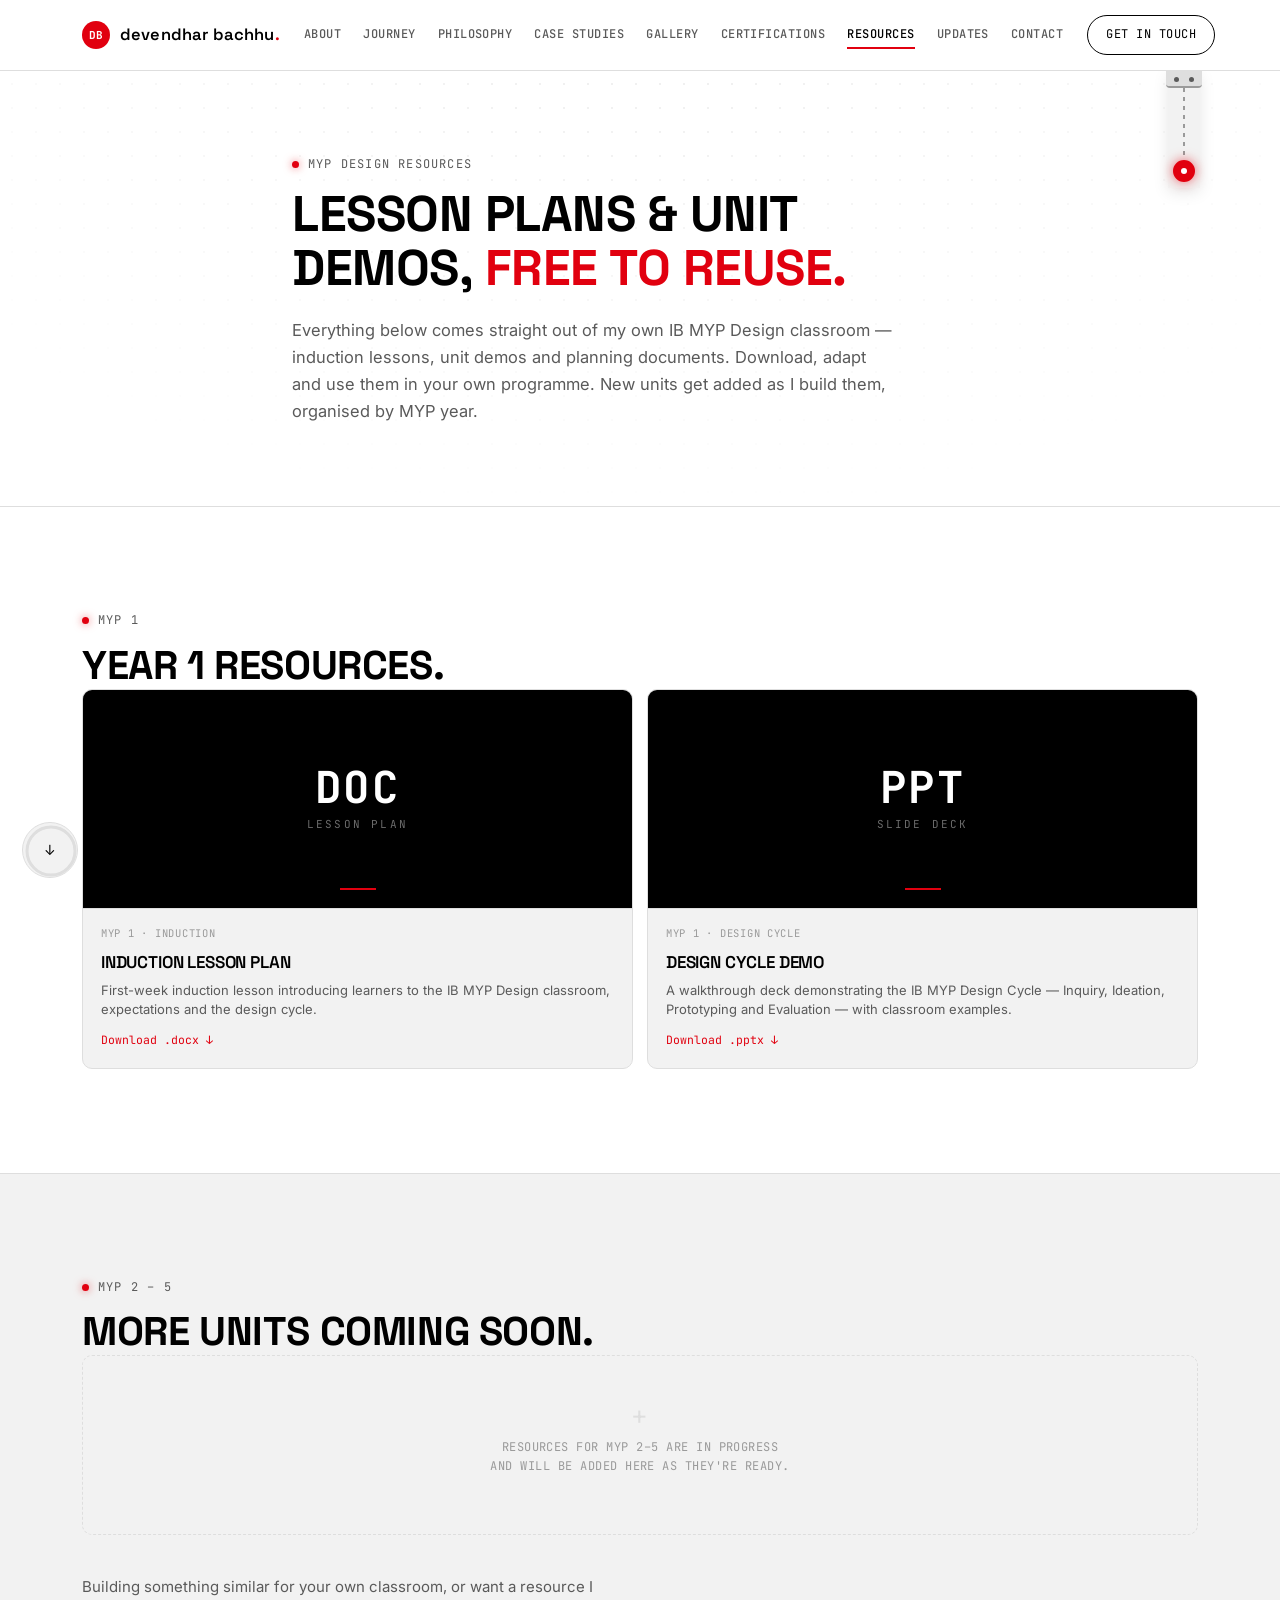
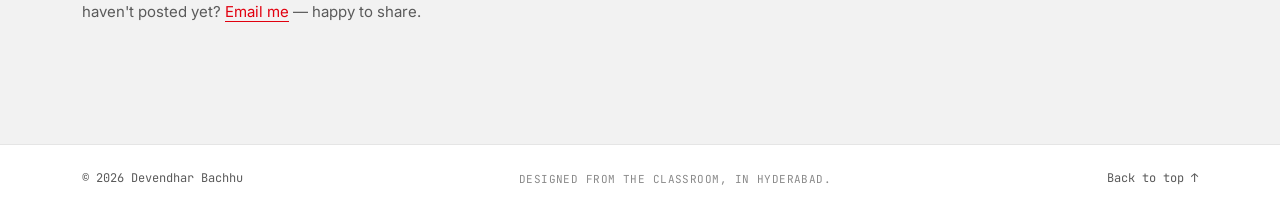
<file: resources.html>
<!DOCTYPE html>
<html lang="en">
<head>
<meta charset="UTF-8">
<meta name="viewport" content="width=device-width, initial-scale=1.0">
<title>MYP Design Resources — Devendhar Bachhu</title>
<meta name="description" content="Free IB MYP Design lesson plans, unit demos and classroom resources shared by Devendhar Bachhu — IB MYP Design Facilitator & Makerspace Educator.">

<link rel="preconnect" href="https://fonts.googleapis.com">
<link rel="preconnect" href="https://fonts.gstatic.com" crossorigin>
<link href="https://fonts.googleapis.com/css2?family=Space+Grotesk:wght@500;600;700&family=Inter:wght@400;500;600&family=JetBrains+Mono:wght@400;500;700&display=swap" rel="stylesheet">

<link rel="stylesheet" href="css/style.css">
<link rel="stylesheet" href="css/responsive.css">
</head>
<body>

<div class="paper-grid" aria-hidden="true"></div>

<!-- NAV -->
<header class="site-header" id="top">
  <div class="header-inner">
    <a href="index.html#top" class="brand">
      <span class="brand-mark">DB</span>
      <span class="brand-name">devendhar&nbsp;bachhu</span>
    </a>
    <nav class="main-nav" id="mainNav">
      <a href="index.html#about">About</a>
      <a href="index.html#journey">Journey</a>
      <a href="index.html#philosophy">Philosophy</a>
      <a href="index.html#case-studies">Case Studies</a>
      <a href="index.html#gallery">Gallery</a>
      <a href="index.html#certifications">Certifications</a>
      <a href="resources.html" class="is-active">Resources</a>
      <a href="index.html#updates">Updates</a>
      <a href="index.html#contact">Contact</a>
    </nav>
    <a class="nav-cta" href="mailto:bdevender67@gmail.com">Get in touch</a>
    <button class="nav-toggle" id="navToggle" aria-label="Toggle navigation" aria-expanded="false">
      <span></span><span></span><span></span>
    </button>
  </div>
</header>

<main>

  <!-- PAGE HERO -->
  <section class="hero" id="hero" style="padding-bottom:64px;">

    <!-- Pull cord dark mode toggle -->
    <div class="pull-cord" id="pullCord" role="button" tabindex="0" aria-label="Toggle black/white colourway" aria-pressed="false">
      <div class="cord-mount">
        <span class="cord-mount-bolt"></span>
        <span class="cord-mount-bolt"></span>
      </div>
      <div class="cord-rope" id="cordRope">
        <div class="cord-strand"></div>
      </div>
      <div class="cord-handle" id="cordHandle">
        <span class="cord-handle-line"></span>
      </div>
      <span class="cord-hint" id="cordHint">pull</span>
    </div>

    <div class="hero-inner" style="grid-template-columns:1fr; max-width:760px;">
      <div class="hero-copy reveal">
        <p class="kicker">MYP Design Resources</p>
        <h1 class="hero-title" style="font-size:clamp(32px,4.4vw,50px);">Lesson plans &amp; unit demos, <em>free to reuse.</em></h1>
        <p style="margin-top:22px; font-size:16.5px; color:var(--steel); max-width:600px;">
          Everything below comes straight out of my own IB MYP Design classroom — induction lessons, unit demos and
          planning documents. Download, adapt and use them in your own programme. New units get added as I build them,
          organised by MYP year.
        </p>
      </div>
    </div>
  </section>

  <!-- MYP 1 -->
  <section class="section" id="myp1">
    <div class="section-inner">
      <div class="section-head reveal">
        <p class="kicker">MYP 1</p>
        <h2>Year 1 resources.</h2>
      </div>

      <div class="cert-cards-grid reveal">
        <div class="cert-cards-row">

          <a class="cert-card cert-card--box" href="MYP%20Design%20Resources/MYP%201/MYP1_Induction_Lesson_Plan_BW_v2.docx" download aria-label="Download MYP1 Induction Lesson Plan (DOCX)">
            <div class="cert-card-badge cert-card-badge--cad">
              <div class="cad-emblem">
                <span class="cad-emblem-text">DOC</span>
                <span class="cad-emblem-sub">Lesson Plan</span>
              </div>
            </div>
            <div class="cert-card-body">
              <span class="cert-card-issuer">MYP 1 &middot; Induction</span>
              <h3 class="cert-card-title">Induction Lesson Plan</h3>
              <p class="cert-card-desc">First-week induction lesson introducing learners to the IB MYP Design classroom, expectations and the design cycle.</p>
              <span class="cert-card-cta">Download .docx ↓</span>
            </div>
          </a>

          <a class="cert-card cert-card--box" href="MYP%20Design%20Resources/MYP1_Design_Cycle_Demo.pptx" download aria-label="Download MYP1 Design Cycle Demo (PPTX)">
            <div class="cert-card-badge cert-card-badge--cad">
              <div class="cad-emblem">
                <span class="cad-emblem-text">PPT</span>
                <span class="cad-emblem-sub">Slide Deck</span>
              </div>
            </div>
            <div class="cert-card-body">
              <span class="cert-card-issuer">MYP 1 &middot; Design Cycle</span>
              <h3 class="cert-card-title">Design Cycle Demo</h3>
              <p class="cert-card-desc">A walkthrough deck demonstrating the IB MYP Design Cycle — Inquiry, Ideation, Prototyping and Evaluation — with classroom examples.</p>
              <span class="cert-card-cta">Download .pptx ↓</span>
            </div>
          </a>

        </div>
      </div>
    </div>
  </section>

  <!-- MORE YEARS -->
  <section class="section section--alt" id="more-resources">
    <div class="section-inner">
      <div class="section-head reveal">
        <p class="kicker">MYP 2 – 5</p>
        <h2>More units coming soon.</h2>
      </div>

      <div class="cert-cards-grid reveal">
        <div class="cert-cards-row">
          <div class="cert-card cert-card--placeholder" style="grid-column:1 / -1;">
            <div class="cert-placeholder-inner">
              <span class="cert-placeholder-plus">+</span>
              <p class="cert-placeholder-text">Resources for MYP 2–5 are in progress<br>and will be added here as they're ready.</p>
            </div>
          </div>
        </div>
      </div>

      <p class="reveal" style="margin-top:40px; font-size:15px; color:var(--steel); max-width:520px;">
        Building something similar for your own classroom, or want a resource I haven't posted yet?
        <a href="mailto:bdevender67@gmail.com" style="color:var(--clay); border-bottom:1px solid var(--clay);">Email me</a> — happy to share.
      </p>
    </div>
  </section>

</main>

<footer class="site-footer">
  <div class="footer-inner">
    <span>© <span id="year"></span> Devendhar Bachhu</span>
    <span class="footer-mid">Designed from the classroom, in Hyderabad.</span>
    <a href="#top">Back to top ↑</a>
  </div>
</footer>

<div class="scroll-progress" id="scrollProgress" aria-hidden="true">
  <svg viewBox="0 0 56 56" width="56" height="56">
    <circle class="sp-track" cx="28" cy="28" r="24"></circle>
    <circle class="sp-fill" id="spFill" cx="28" cy="28" r="24"></circle>
  </svg>
  <span class="sp-icon" id="spIcon">&#8595;</span>
</div>

<script src="js/main.js"></script>
</body>
</html>
</file>
<file: css/style.css>
/* ============================================================
   DEVENDHAR BACHHU — Portfolio CSS
   Nothing-inspired: black/white colourway + one red dot.
   ============================================================ */

:root {
  /* "Black" colourway (default) */
  --ink:        #FFFFFF;
  --navy:       #FFFFFF;
  --steel:      #A3A3A3;
  --steel-soft: #6B6B6B;
  --paper:      #000000;
  --paper-2:    #131313;
  --line:       #2A2A2A;
  --clay:       #E1000F;
  --clay-dim:   #FF4438;
  --sage:       #FFFFFF;
  --sage-soft:  #4D4D4D;
  --white:      #000000;
  --font-display: 'Space Grotesk', 'Arial Narrow', sans-serif;
  --font-body:    'Inter', system-ui, sans-serif;
  --font-mono:    'JetBrains Mono', 'Courier New', monospace;
  --maxw:   1180px;
  --radius: 10px;
  --ease:   cubic-bezier(0.16,1,0.3,1);
}

*, *::before, *::after { box-sizing: border-box; }
html { scroll-behavior: smooth; }
body { margin:0; background:var(--paper); color:var(--ink); font-family:var(--font-body); font-size:16px; line-height:1.65; -webkit-font-smoothing:antialiased; transition:background .4s var(--ease),color .4s var(--ease); }
h1,h2,h3 { font-family:var(--font-display); font-weight:700; margin:0; color:var(--ink); letter-spacing:-0.01em; text-transform:uppercase; }
p { margin:0 0 1em; }
a { color:inherit; text-decoration:none; }
ul,ol { margin:0; padding:0; list-style:none; }
img { max-width:100%; display:block; }
@media (prefers-reduced-motion:reduce) { html{scroll-behavior:auto} *{animation-duration:0.01ms!important;transition-duration:0.01ms!important} }
:focus-visible { outline:2px solid var(--clay); outline-offset:3px; }

/* Hover feedback only for real pointers — avoid it sticking after a tap.
   :active rules for these same elements are declared later in the file and
   must stay later, so they win the cascade tie-break on press. */
@media (hover:hover) and (pointer:fine) {
  .btn-primary:hover { background:var(--clay-dim); transform:translateY(-2px); }
  .btn-ghost:hover { background:var(--ink); color:var(--paper); transform:translateY(-2px); }
  .btn-light:hover { background:rgba(0,0,0,.08); transform:translateY(-2px); }
  .hero-photo:hover img { filter:grayscale(0%) contrast(1.03); }
  .dc-tab:hover:not(.is-active) { border-color:var(--steel-soft); transform:translateX(2px); }
  .project-card:hover { transform:translateY(-4px); box-shadow:0 0 0 1px var(--clay),0 20px 40px rgba(0,0,0,.5); border-color:var(--clay); }
  .photo-card-frame:hover .photo-card-img { transform:scale(1.03); filter:grayscale(0%) contrast(1.02); }
  .pc-arrow:hover { background:var(--ink); border-color:var(--ink); color:var(--paper); transform:scale(1.06); }
  .li-arrow:hover { background:var(--ink); color:var(--paper); border-color:var(--ink); transform:scale(1.07); }
  .cert-card:hover { transform:translateY(-3px); box-shadow:0 0 0 1px var(--clay),0 16px 30px rgba(0,0,0,.45); border-color:var(--clay); }
  .cert-card:hover .cert-card-badge-img { transform:scale(1.05); }
}

/* Glyph dot-matrix grid backdrop */
.paper-grid { position:fixed; inset:0; z-index:0; pointer-events:none; background-image:radial-gradient(rgba(255,255,255,.55) 1px, transparent 1.3px); background-size:24px 24px; opacity:.08; mask-image:radial-gradient(ellipse 70% 60% at 50% 0%,black,transparent); }
:root.dark-mode .paper-grid { background-image:radial-gradient(rgba(0,0,0,.5) 1px, transparent 1.3px); opacity:.14; }
main, .site-header, .site-footer { position:relative; z-index:1; }

/* Layout */
.section-inner, .header-inner, .footer-inner { max-width:var(--maxw); margin:0 auto; padding-inline:32px; }
.kicker { font-family:var(--font-mono); font-size:12px; letter-spacing:.1em; text-transform:uppercase; color:var(--steel); margin:0 0 12px; display:flex; align-items:center; gap:9px; }
.kicker::before { content:''; width:7px; height:7px; border-radius:50%; background:var(--clay); display:inline-block; flex:none; box-shadow:0 0 8px rgba(225,0,15,.6); }
.kicker--light { color:var(--clay-dim); }
.kicker--light::before { background:var(--clay); }
.section { padding:104px 0; border-top:1px solid var(--line); }
.section--alt { background:var(--paper-2); }
.section-head h2 { font-size:clamp(28px,3.4vw,40px); line-height:1.15; max-width:560px; }

/* Header */
.site-header { position:sticky; top:0; z-index:50; background:rgba(0,0,0,.82); backdrop-filter:blur(12px); border-bottom:1px solid var(--line); }
:root.dark-mode .site-header { background:rgba(255,255,255,.86); }
.header-inner { display:flex; align-items:center; gap:24px; padding-block:15px; }
.brand { display:flex; align-items:center; gap:10px; margin-right:auto; }
.brand-mark { font-family:var(--font-mono); font-size:11px; font-weight:700; color:#fff; background:var(--clay); border-radius:50%; width:28px; height:28px; display:flex; align-items:center; justify-content:center; }
.brand-name { font-family:var(--font-display); font-weight:600; font-size:16.5px; color:var(--ink); text-transform:lowercase; letter-spacing:.01em; }
.brand-name::after { content:'.'; color:var(--clay); }
.main-nav { display:flex; gap:22px; }
.main-nav a { font-family:var(--font-mono); font-size:12px; text-transform:uppercase; letter-spacing:.04em; font-weight:500; color:var(--steel); position:relative; padding:4px 0; white-space:nowrap; transition:color .2s; }
.main-nav a::after { content:''; position:absolute; left:0; right:0; bottom:0; height:1.5px; background:var(--clay); transform:scaleX(0); transform-origin:left; transition:transform .35s var(--ease); }
.main-nav a:hover { color:var(--ink); }
.main-nav a:hover::after, .main-nav a.is-active::after { transform:scaleX(1); }
.main-nav a.is-active { color:var(--ink); }
.nav-cta { font-family:var(--font-mono); font-size:12px; text-transform:uppercase; letter-spacing:.04em; border:1px solid var(--ink); padding:9px 18px; border-radius:100px; white-space:nowrap; transition:background .2s,color .2s,transform .16s ease-out; }
.nav-cta:hover { background:var(--ink); color:var(--paper); }
.nav-cta:active { transform:scale(0.96); }
.nav-toggle { display:none; flex-direction:column; gap:5px; background:none; border:none; cursor:pointer; padding:6px; }
.nav-toggle span { width:22px; height:2px; background:var(--ink); display:block; }

/* Buttons */
.btn { display:inline-flex; align-items:center; justify-content:center; font-family:var(--font-mono); font-size:13px; text-transform:uppercase; letter-spacing:.04em; font-weight:500; padding:14px 28px; border-radius:100px; border:1px solid transparent; cursor:pointer; transition:transform .2s var(--ease),background .2s,color .2s,border-color .2s; }
.btn-primary { background:var(--clay); color:#fff; }
.btn-ghost { border-color:var(--ink); color:var(--ink); }
.btn-light { border-color:rgba(0,0,0,.4); color:#000; }
.btn:active { transform:scale(0.97); }

/* ── HERO ── */
.hero { position:relative; padding:84px 0 0; overflow:clip; }
.hero-inner { max-width:var(--maxw); margin:0 auto; padding-inline:32px; display:grid; grid-template-columns:1.2fr 0.8fr; gap:60px; align-items:start; }
.hero-name { display:flex; align-items:center; gap:10px; margin:0 0 14px; font-family:var(--font-mono); font-size:12.5px; font-weight:500; letter-spacing:.12em; text-transform:uppercase; color:var(--steel); }
.hero-name::before { content:''; width:7px; height:7px; border-radius:50%; background:var(--clay); display:inline-block; box-shadow:0 0 8px rgba(225,0,15,.6); }
.eyebrow { display:flex; align-items:center; gap:10px; font-family:var(--font-mono); font-size:12.5px; color:var(--steel); margin-bottom:22px; flex-wrap:wrap; }
.eyebrow-line { width:24px; height:1px; background:var(--line); display:inline-block; }
.hero-title { font-size:clamp(36px,4.8vw,58px); line-height:1.08; max-width:640px; font-weight:700; text-transform:uppercase; }
.hero-title em { font-style:normal; font-weight:700; color:var(--clay); }
.rotator { margin-top:34px; }
.rotator-label { display:block; font-family:var(--font-mono); font-size:12px; letter-spacing:.1em; text-transform:uppercase; color:var(--steel); margin-bottom:10px; }
.rotator-stage { display:block; min-height:1.3em; overflow:visible; }
.rotator-word {
  display:inline-block; font-family:var(--font-mono); font-weight:700; font-size:clamp(28px,3.2vw,40px);
  line-height:1.2; color:var(--clay); text-transform:uppercase; letter-spacing:.06em;
  padding:2px 18px; border:1px solid var(--line); border-radius:8px; background:var(--paper-2);
  transition:opacity .3s ease,transform .3s ease;
}
.hero-actions { display:flex; gap:14px; margin-top:44px; flex-wrap:wrap; }
.hero-figure { display:flex; flex-direction:column; gap:14px; }
.hero-photo {
  aspect-ratio:4/5; border-radius:var(--radius); overflow:hidden; background:var(--paper-2); position:relative;
  border:1px solid var(--line);
  box-shadow:0 0 0 6px var(--paper), 0 0 0 7px var(--line);
}
.hero-photo img { width:100%; height:100%; object-fit:cover; display:block; filter:grayscale(88%) contrast(1.08); transition:filter .5s var(--ease); }
.hero-photo::after { content:''; position:absolute; top:14px; right:14px; width:9px; height:9px; border-radius:50%; background:var(--clay); box-shadow:0 0 10px rgba(225,0,15,.7); }
.hero-photo-caption { font-family:var(--font-mono); font-size:11px; letter-spacing:.05em; line-height:1.7; color:var(--steel); text-align:center; text-transform:uppercase; }
.dim-divider { max-width:var(--maxw); margin:72px auto 0; padding-inline:32px; display:flex; align-items:center; gap:14px; font-family:var(--font-mono); font-size:11px; color:var(--steel-soft); letter-spacing:.1em; text-transform:uppercase; }
.dim-divider span { flex:1; height:1px; background:var(--line); }

/* About */
.about-grid { display:grid; grid-template-columns:.8fr 1.2fr; gap:60px; }
.about-body p { max-width:620px; font-size:16.5px; color:var(--steel); }
.about-body strong { color:var(--ink); }
.pull-quote { margin:26px 0 0; padding-left:22px; border-left:2px solid var(--clay); font-family:var(--font-display); font-size:20px; font-weight:600; line-height:1.4; text-transform:none; color:var(--ink); }
.pull-quote em { font-style:normal; font-weight:700; color:var(--clay); }

/* Flow line (Journey + IB MYP tabs) */
.dc-grid { margin-top:44px; display:grid; grid-template-columns:.85fr 1.15fr; gap:24px; align-items:start; }
.dc-tabs { position:relative; display:flex; flex-direction:column; gap:10px; }
.dc-line { position:absolute; width:2px; background:var(--line); z-index:0; }
.dc-line-fill { position:absolute; width:2px; background:var(--clay); z-index:0; transition:top .45s var(--ease),height .45s var(--ease); box-shadow:0 0 6px rgba(225,0,15,.5); }
.dc-arrow { position:absolute; width:18px; height:18px; margin-left:-9px; margin-top:-9px; border-radius:50%; background:var(--clay); color:#fff; z-index:2; display:flex; align-items:center; justify-content:center; font-size:9px; transition:top .45s var(--ease); animation:dc-pulse 1.8s ease-in-out infinite; }
@keyframes dc-pulse { 0%,100%{box-shadow:0 0 0 0 rgba(225,0,15,.4)} 50%{box-shadow:0 0 0 8px rgba(225,0,15,0)} }
@media(prefers-reduced-motion:reduce){ .dc-arrow{animation:none} }
.dc-tab { position:relative; z-index:1; display:flex; align-items:center; gap:16px; width:100%; min-height:80px; text-align:left; padding:16px 20px; border-radius:var(--radius); border:1px solid var(--line); background:var(--paper-2); cursor:pointer; transition:background .35s var(--ease),border-color .35s,transform .16s ease-out; font-family:inherit; }
.dc-tab:active { transform:scale(0.98); }
.dc-tab.is-active { background:var(--sage); border-color:var(--sage); }
.dc-tab-badge { flex:none; width:36px; height:36px; border-radius:50%; display:flex; align-items:center; justify-content:center; font-family:var(--font-mono); font-size:13px; font-weight:500; border:1px solid var(--line); background:var(--paper); color:var(--ink); transition:background .3s,color .3s,border-color .3s; }
.dc-tab.is-active .dc-tab-badge { background:var(--clay); color:#fff; border-color:var(--clay); }
.dc-tab-text { display:flex; flex-direction:column; gap:3px; }
.dc-tab-phase { font-family:var(--font-mono); font-size:11px; letter-spacing:.05em; color:var(--steel); text-transform:uppercase; }
.dc-tab.is-active .dc-tab-phase { color:var(--sage-soft); }
.dc-tab-title { font-family:var(--font-display); font-size:16px; font-weight:600; color:var(--ink); text-transform:none; }
.dc-tab.is-active .dc-tab-title { color:#000; }
.dc-tab-tag { display:inline-block; margin-left:6px; padding:2px 8px; border-radius:20px; background:var(--clay); color:#fff; font-size:9.5px; font-family:var(--font-mono); letter-spacing:.04em; vertical-align:1px; }
.dc-tab.is-active .dc-tab-tag { background:#000; color:#fff; }
.dc-panel { background:var(--paper-2); border:1px solid var(--line); border-radius:var(--radius); padding:28px; animation:panel-in .4s var(--ease); overflow-y:auto; align-self:stretch; }
@keyframes panel-in { from{opacity:0;transform:translateY(8px)} to{opacity:1;transform:none} }
.dc-panel-top { display:flex; flex-wrap:wrap; align-items:flex-start; justify-content:space-between; gap:14px; }
.dc-panel-title { font-family:var(--font-display); font-size:20px; font-weight:700; max-width:380px; text-transform:uppercase; }
.dc-panel-badge { font-family:var(--font-mono); font-size:10.5px; letter-spacing:.06em; text-transform:uppercase; background:var(--paper); border:1px solid var(--line); border-radius:20px; padding:5px 12px; color:var(--steel); white-space:nowrap; }
.dc-panel-badge--highlight { background:var(--clay); border-color:var(--clay); color:#fff; }
.dc-panel-desc { margin-top:18px; padding-top:18px; border-top:1px solid var(--line); font-size:15px; line-height:1.7; color:var(--steel); }
.dc-panel-label { margin:18px 0 10px; font-family:var(--font-mono); font-size:11px; letter-spacing:.1em; text-transform:uppercase; color:var(--steel); }
.dc-checklist { display:grid; grid-template-columns:1fr 1fr; gap:10px 18px; }
.dc-checklist li { display:flex; align-items:flex-start; gap:8px; font-size:14px; line-height:1.5; }
.dc-check-icon { flex:none; width:20px; height:20px; border-radius:50%; background:#fff; color:#000; display:flex; align-items:center; justify-content:center; font-size:11px; margin-top:1px; }
:root.dark-mode .dc-check-icon { background:#000; color:#fff; }
.dc-panel-link { display:inline-flex; align-items:center; gap:6px; margin-top:20px; font-family:var(--font-mono); font-size:12.5px; color:var(--clay); border-bottom:1px solid var(--clay); padding-bottom:1px; transition:color .2s; }
.dc-panel-link:hover { color:var(--clay-dim); }

/* Philosophy */
.philosophy-grid { margin-top:52px; display:grid; grid-template-columns:repeat(5,1fr); gap:1px; background:var(--line); border:1px solid var(--line); }
.philosophy-step { background:var(--paper-2); padding:28px 22px; transition:background .3s; }
.philosophy-step:hover { background:var(--paper); }
.philosophy-n { font-family:var(--font-mono); font-size:12px; color:var(--clay); }
.philosophy-step h3 { margin-top:10px; font-size:18px; }
.philosophy-step p { margin-top:10px; font-size:13.5px; color:var(--steel); text-transform:none; }
.philosophy-sub { margin-top:64px; padding-top:48px; border-top:1px solid var(--line); max-width:680px; }
.philosophy-sub h3 { margin-top:10px; font-size:clamp(24px,2.8vw,30px); }
.dc-sub { margin-top:12px; font-size:15px; color:var(--steel); text-transform:none; }

/* Case studies */
.project-grid { display:grid; grid-template-columns:repeat(3,1fr); gap:26px; margin-top:52px; }
.project-card { border:1px solid var(--line); background:var(--paper-2); border-radius:var(--radius); transition:transform .25s var(--ease),box-shadow .25s,border-color .25s; }
.card-body { padding:24px; }
.card-eyebrow { font-family:var(--font-mono); font-size:11px; color:var(--steel); margin-bottom:8px; text-transform:uppercase; letter-spacing:.05em; }
.card-body h3 { font-size:18px; margin-bottom:10px; }
.card-body p { font-size:14.5px; color:var(--steel); text-transform:none; }
.card-tags { display:flex; flex-wrap:wrap; gap:6px; margin-top:14px; }
.card-tags span { font-family:var(--font-mono); font-size:11px; padding:5px 10px; background:var(--paper); border:1px solid var(--line); border-radius:20px; color:var(--steel); }

/* Gallery carousel */
.gallery-subtitle { margin-top:12px; font-size:15px; color:var(--steel); max-width:480px; text-transform:none; }

/* Motion strip — ambient continuous-loop carousel above the main gallery */
.motion-strip {
  margin-top:40px; overflow:hidden; border-radius:var(--radius); border:1px solid var(--line);
  background:var(--paper-2);
  -webkit-mask-image:linear-gradient(to right, transparent, black 6%, black 94%, transparent);
  mask-image:linear-gradient(to right, transparent, black 6%, black 94%, transparent);
}
.motion-strip-track {
  display:flex; gap:14px; width:max-content; padding:14px;
  animation:motion-strip-scroll 26s linear infinite;
}
.motion-strip:hover .motion-strip-track { animation-play-state:paused; }
.motion-strip-item { flex:none; width:180px; aspect-ratio:16/9; border-radius:6px; overflow:hidden; border:1px solid var(--line); }
.motion-strip-item img { width:100%; height:100%; object-fit:cover; display:block; filter:grayscale(60%) contrast(1.05); transition:filter .4s var(--ease); }
@keyframes motion-strip-scroll { from{transform:translateX(0)} to{transform:translateX(-50%)} }
@media (hover:hover) and (pointer:fine) {
  .motion-strip-item:hover img { filter:grayscale(0%) contrast(1.02); }
}
@media (prefers-reduced-motion:reduce) {
  .motion-strip-track { animation:none; }
}
@media (max-width:560px) {
  .motion-strip-item { width:130px; }
}

#galleryMount { margin-top:48px; }
.photo-carousel-wrap { display:grid; grid-template-columns:52px 1fr 52px; align-items:center; gap:18px; }
.photo-viewport { overflow:hidden; border-radius:var(--radius); border:1px solid var(--line); background:var(--paper-2); }
.photo-track { display:flex; transition:transform .5s var(--ease); will-change:transform; }
.photo-slide { flex:0 0 100%; min-width:0; }
.photo-card { margin:0; display:flex; flex-direction:column; }
.photo-card-frame { position:relative; overflow:hidden; aspect-ratio:16/9; background:var(--paper-2); }
.photo-card-img { width:100%; height:100%; object-fit:cover; display:block; transition:transform .6s var(--ease),filter .5s var(--ease); filter:grayscale(65%) contrast(1.05); }
.photo-card-frame::before, .photo-card-frame::after,
.photo-card-frame .corner-tl, .photo-card-frame .corner-br { content:''; }
.photo-card-frame::before {
  content:''; position:absolute; top:10px; left:10px; width:16px; height:16px;
  border-top:2px solid var(--clay); border-left:2px solid var(--clay); opacity:.85; pointer-events:none;
}
.photo-card-frame::after {
  content:''; position:absolute; bottom:10px; right:10px; width:16px; height:16px;
  border-bottom:2px solid var(--clay); border-right:2px solid var(--clay); opacity:.85; pointer-events:none;
}
.photo-card-caption { padding:20px 24px 22px; border-top:1px solid var(--line); background:var(--paper-2); }
.photo-card-top { display:flex; align-items:baseline; justify-content:space-between; gap:12px; margin-bottom:8px; }
.photo-card-title { font-family:var(--font-display); font-size:18px; font-weight:600; margin:0; text-transform:uppercase; }
.photo-card-tag { font-family:var(--font-mono); font-size:10.5px; letter-spacing:.06em; text-transform:uppercase; color:var(--steel); background:var(--paper); border:1px solid var(--line); padding:3px 9px; border-radius:20px; white-space:nowrap; }
.photo-card-desc { font-size:14px; line-height:1.6; color:var(--steel); margin:0 0 12px; text-transform:none; }
.photo-card-num { font-family:var(--font-mono); font-size:11px; color:var(--steel-soft); letter-spacing:.06em; }
.pc-arrow { width:52px; height:52px; border-radius:50%; border:1px solid var(--line); background:var(--paper-2); color:var(--ink); font-size:20px; display:flex; align-items:center; justify-content:center; cursor:pointer; flex:none; transition:background .2s,border-color .2s,transform .2s var(--ease),color .2s; }
.pc-arrow:active { transform:scale(0.92); }
.photo-dots { display:flex; justify-content:center; gap:8px; margin-top:18px; }
.photo-dot { width:8px; height:8px; border-radius:50%; border:none; background:var(--line); cursor:pointer; padding:0; transition:background .3s,transform .3s var(--ease),box-shadow .3s; }
.photo-dot.is-active { background:var(--clay); transform:scale(1.3); box-shadow:0 0 8px rgba(225,0,15,.6); }
.gallery-empty { text-align:center; padding:64px 32px; border:1px dashed var(--line); border-radius:var(--radius); }
.gallery-empty p { font-family:var(--font-mono); font-size:13px; color:var(--steel-soft); }
.gallery-empty code { background:var(--paper); padding:2px 6px; border-radius:3px; }

/* Certifications */
.edu-grid { display:grid; grid-template-columns:.8fr 1.2fr; gap:60px; }
.edu-list { display:flex; flex-direction:column; gap:26px; }
.edu-item { border-bottom:1px solid var(--line); padding-bottom:22px; }
.edu-item:last-child { border-bottom:none; }
.edu-top { display:flex; justify-content:space-between; align-items:baseline; gap:16px; }
.edu-top h3 { font-size:17.5px; }
.edu-score { font-family:var(--font-mono); font-size:12.5px; color:var(--clay); white-space:nowrap; }
.edu-org { font-size:13.5px; color:var(--steel); margin:6px 0 4px; }
.edu-date { font-family:var(--font-mono); font-size:11.5px; color:var(--steel-soft); }
.edu-extras { display:flex; flex-direction:column; gap:26px; margin-top:8px; }
.edu-extras h3 { font-size:15px; margin:0 0 10px; }
.extras-note { font-size:14px; color:var(--steel); max-width:420px; }
.lang-badges { display:flex; flex-wrap:wrap; gap:8px; }
.lang-badges span { font-family:var(--font-mono); font-size:12px; padding:7px 13px; border:1px solid var(--line); border-radius:var(--radius); }

/* LinkedIn carousel */
.updates-note { margin-top:14px; max-width:520px; font-size:15px; color:var(--steel); text-transform:none; }
.li-carousel-wrap { position:relative; display:flex; align-items:center; gap:16px; margin-top:44px; }
.li-viewport { flex:1; overflow:hidden; border-radius:var(--radius); }
.li-track { display:flex; transition:transform .5s var(--ease); will-change:transform; }
.li-slide { flex:0 0 100%; min-width:0; }
.li-slide iframe { display:block; width:100%; border:none; border-radius:var(--radius); }
.li-profile-card { border:1px solid var(--line); background:var(--paper-2); border-radius:var(--radius); padding:40px 32px; display:flex; flex-direction:column; align-items:center; text-align:center; gap:10px; min-height:500px; justify-content:center; }
.li-profile-avatar { width:72px; height:72px; border-radius:50%; background:#fff; color:#000; font-family:var(--font-mono); font-size:20px; font-weight:700; display:flex; align-items:center; justify-content:center; margin-bottom:10px; border:2px solid var(--clay); box-shadow:0 0 12px rgba(225,0,15,.35); }
:root.dark-mode .li-profile-avatar { background:#000; color:#fff; }
.li-profile-card h3 { font-size:22px; }
.li-profile-card p { font-size:15px; color:var(--steel); margin:0; text-transform:none; }
.li-profile-loc { font-family:var(--font-mono); font-size:12px!important; color:var(--steel-soft)!important; }
.li-profile-btn { margin-top:20px; }
.li-arrow { width:44px; height:44px; border-radius:50%; border:1px solid var(--line); background:var(--paper-2); cursor:pointer; font-size:18px; color:var(--ink); display:flex; align-items:center; justify-content:center; flex:none; transition:background .2s,border-color .2s,transform .2s var(--ease),color .2s; }
.li-arrow:active { transform:scale(0.92); }
.li-dots { display:flex; justify-content:center; gap:8px; margin-top:20px; }
.li-dot { width:8px; height:8px; border-radius:50%; background:var(--line); transition:background .3s,transform .3s var(--ease),box-shadow .3s; cursor:pointer; display:inline-block; border:none; padding:0; }
.li-dot.is-active { background:var(--clay); transform:scale(1.25); box-shadow:0 0 8px rgba(225,0,15,.6); }

/* Contact — the one inverted "white module" moment */
.contact-section { background:#fff; border-top:none; padding:120px 0; position:relative; overflow:hidden; color:#000; }
.contact-bg-accent { position:absolute; top:-120px; right:-120px; width:500px; height:500px; border-radius:50%; background:rgba(225,0,15,.14); pointer-events:none; filter:blur(10px); }
.contact-section .kicker { color:var(--clay); }
.contact-section .kicker::before { background:var(--clay); }
.contact-hero { margin-top:28px; }
.contact-big-title { font-size:clamp(36px,5vw,64px); line-height:1.08; color:#000; text-transform:uppercase; }
.contact-big-title em { font-style:normal; font-weight:700; color:var(--clay); }
.contact-email-link { display:inline-block; margin-top:24px; font-family:var(--font-mono); font-size:clamp(15px,1.6vw,19px); color:#000; border-bottom:1px solid rgba(0,0,0,.3); padding-bottom:4px; transition:color .2s,border-color .2s; }
.contact-email-link:hover { color:var(--clay); border-color:var(--clay); }
.contact-methods { display:flex; gap:0; margin-top:52px; border:1px solid rgba(0,0,0,.14); border-radius:var(--radius); overflow:hidden; }
.contact-method { flex:1; display:flex; flex-direction:column; gap:6px; padding:24px 22px; border-right:1px solid rgba(0,0,0,.1); transition:background .2s; text-decoration:none; }
.contact-method:last-child { border-right:none; }
.contact-method:hover { background:rgba(0,0,0,.04); }
.cm-icon { font-family:var(--font-mono); font-size:18px; color:var(--clay); display:block; }
.cm-label { font-family:var(--font-mono); font-size:11px; letter-spacing:.08em; text-transform:uppercase; color:#6B6B6B; margin-top:8px; }
.cm-val { font-size:15px; font-weight:600; color:#000; }
.contact-ctas { display:flex; gap:14px; margin-top:36px; flex-wrap:wrap; }

/* Footer — stays on the white module */
.site-footer { background:#fff; color:#000; border-top:1px solid rgba(0,0,0,.1); }
.footer-inner { display:flex; justify-content:space-between; align-items:center; flex-wrap:wrap; gap:10px; padding-block:24px; font-family:var(--font-mono); font-size:12px; color:#5A5A5A; }
.footer-inner a:hover { color:var(--clay); }
.footer-mid { color:#8A8A8A; text-transform:uppercase; letter-spacing:.04em; font-size:11px; }

/* Scroll progress */
.scroll-progress { position:fixed; left:22px; bottom:22px; z-index:60; width:56px; height:56px; display:flex; align-items:center; justify-content:center; background:var(--paper-2); border:1px solid var(--line); border-radius:50%; }
.scroll-progress svg { position:absolute; inset:0; transform:rotate(-90deg); }
.sp-track { fill:none; stroke:var(--line); stroke-width:3; }
.sp-fill { fill:none; stroke:var(--clay); stroke-width:3; stroke-linecap:round; stroke-dasharray:150.8; stroke-dashoffset:150.8; transition:stroke-dashoffset .25s var(--ease); }
.sp-icon { position:relative; font-size:14px; color:var(--ink); transition:transform .35s var(--ease),color .35s; }
.scroll-progress.is-complete .sp-icon { color:var(--clay); transform:scale(1.2); }

/* Reveal */
.reveal { opacity:0; transform:translateY(22px); transition:opacity .7s var(--ease),transform .7s var(--ease); }
.reveal.is-visible { opacity:1; transform:none; }

/* Stagger grouped reveals so same-row items don't pop in as one flat block */
.philosophy-grid .philosophy-step:nth-child(2) { transition-delay:60ms; }
.philosophy-grid .philosophy-step:nth-child(3) { transition-delay:120ms; }
.philosophy-grid .philosophy-step:nth-child(4) { transition-delay:180ms; }
.philosophy-grid .philosophy-step:nth-child(5) { transition-delay:240ms; }
.project-grid .project-card:nth-child(2) { transition-delay:60ms; }
.project-grid .project-card:nth-child(3) { transition-delay:120ms; }
.cert-cards-row .cert-card:nth-child(2) { transition-delay:60ms; }

/* ── PULL CORD — restyled as a Glyph toggle ── */
.pull-cord { position:absolute; top:0; right:80px; z-index:40; display:flex; flex-direction:column; align-items:center; cursor:grab; user-select:none; -webkit-tap-highlight-color:transparent; width:32px; }
.pull-cord:active { cursor:grabbing; }
.cord-mount { display:flex; gap:10px; padding:6px 8px 4px; background:var(--line); border-radius:0 0 4px 4px; border-bottom:2px solid var(--steel-soft); }
.cord-mount-bolt { width:5px; height:5px; border-radius:50%; background:var(--steel); display:block; }

.cord-rope {
  width:2px; height:72px;
  background:repeating-linear-gradient(to bottom, var(--steel-soft) 0 4px, transparent 4px 9px);
  position:relative;
  transform-origin:top center;
  animation:rope-unfurl .85s .55s var(--ease) both;
}
@keyframes rope-unfurl {
  0%   { transform:scaleY(0); opacity:0; }
  60%  { transform:scaleY(1.1); opacity:1; }
  80%  { transform:scaleY(0.93); }
  100% { transform:scaleY(1); }
}
.cord-strand { display:none; }

.cord-handle {
  width:22px; height:22px; border-radius:50%;
  border:2px solid var(--steel); background:var(--paper-2);
  display:flex; align-items:center; justify-content:center;
  box-shadow:0 2px 8px rgba(0,0,0,.4);
  transition:border-color .2s,background .2s,box-shadow .2s;
  animation:handle-drop .9s .7s var(--ease) both;
}
@keyframes handle-drop {
  0%   { opacity:0; transform:translateY(-80px); }
  55%  { opacity:1; transform:translateY(8px); }
  75%  { transform:translateY(-4px); }
  90%  { transform:translateY(3px); }
  100% { transform:translateY(0); opacity:1; }
}
.cord-handle-line { width:6px; height:6px; background:var(--steel); border-radius:50%; display:block; transition:background .2s; }
.pull-cord:hover .cord-handle { border-color:var(--clay); background:var(--clay); box-shadow:0 0 12px rgba(225,0,15,.6); }
.pull-cord:hover .cord-handle-line { background:#fff; }
.pull-cord.has-pulled .cord-handle { border-color:var(--clay); background:var(--clay); box-shadow:0 0 12px rgba(225,0,15,.6); }
.pull-cord.has-pulled .cord-handle-line { background:#fff; }

.cord-hint {
  font-family:var(--font-mono); font-size:10px; color:var(--steel-soft);
  letter-spacing:.08em; text-transform:uppercase; margin-top:6px;
  transition:opacity .3s,color .2s;
  animation:hint-appear .5s 1.4s ease both;
}
@keyframes hint-appear { from{opacity:0;transform:translateY(-4px)} to{opacity:1;transform:none} }
.pull-cord.has-pulled .cord-hint { opacity:0; }

/* ── "White" colourway ── */
:root.dark-mode {
  --ink:        #000000;
  --navy:       #000000;
  --steel:      #5A5A5A;
  --steel-soft: #9A9A9A;
  --paper:      #FFFFFF;
  --paper-2:    #F2F2F2;
  --line:       #DEDEDE;
  --clay:       #E1000F;
  --clay-dim:   #B5000C;
  --sage:       #000000;
  --sage-soft:  #BFBFBF;
  --white:      #FFFFFF;
}
:root.dark-mode body  { background:var(--paper); }
:root.dark-mode .dc-tab, :root.dark-mode .dc-panel, :root.dark-mode .project-card,
:root.dark-mode .li-arrow, :root.dark-mode .li-profile-card, :root.dark-mode .pc-arrow,
:root.dark-mode .photo-card-caption { background:var(--paper-2); }
:root.dark-mode .dc-tab.is-active { background:var(--sage); }
:root.dark-mode .dc-tab.is-active .dc-tab-title,
:root.dark-mode .dc-tab.is-active .dc-tab-phase { color:#fff; }
:root.dark-mode .cord-rope { background:repeating-linear-gradient(to bottom, var(--steel-soft) 0 4px, transparent 4px 9px); }
body, .site-header, .dc-tab, .dc-panel, .project-card { transition-property:background,border-color,color; transition-duration:.55s; transition-timing-function:var(--ease); }

/* Flicker */
@keyframes light-flicker { 0%,100%{opacity:1} 15%{opacity:.4} 30%{opacity:.85} 50%{opacity:.3} 70%{opacity:.9} }
body.is-flickering { animation:light-flicker .4s ease forwards; }

/* Mobile cord */
@media (max-width:720px) {
  .pull-cord { position:fixed; right:16px; background:var(--paper-2); border:1px solid var(--line); border-top:none; border-radius:0 0 20px 20px; padding:0 10px 10px; box-shadow:0 4px 16px rgba(0,0,0,.3); z-index:45; width:auto; }
  .cord-rope { height:48px; }
  .cord-handle { width:30px; height:30px; }
}
:root.dark-mode .pull-cord { background:var(--paper-2); border-color:var(--line); box-shadow:0 4px 16px rgba(0,0,0,.1); }

/* ── Cat 1 pill in hero eyebrow ── */
.cat1-pill {
  display:inline-flex; align-items:center;
  margin-left:10px;
  padding:3px 10px;
  border-radius:20px;
  background:var(--clay);
  color:#fff;
  font-family:var(--font-mono);
  font-size:10px;
  letter-spacing:.06em;
  vertical-align:2px;
}

/* ── Certifications — group titles ── */
.cert-group-title {
  font-family:var(--font-mono);
  font-size:11px;
  letter-spacing:.14em;
  text-transform:uppercase;
  color:var(--steel);
  margin:52px 0 20px;
  display:flex;
  align-items:center;
  gap:14px;
}
.cert-group-title::after {
  content:'';
  flex:1;
  height:1px;
  background:var(--line);
}

/* ── Credential cards grid ── */
.cert-cards-grid  { display:flex; flex-direction:column; gap:14px; }
.cert-cards-row   { display:grid; grid-template-columns:1fr 1fr; gap:14px; }

/* Base box card */
.cert-card {
  display:flex; flex-direction:column;
  text-align:left; background:var(--paper-2);
  border:1px solid var(--line); border-radius:var(--radius);
  overflow:hidden; cursor:pointer; font-family:inherit; padding:0;
  transition:transform .25s var(--ease), box-shadow .25s ease, border-color .25s ease;
}
.cert-card:active { transform:scale(0.98); }

/* Badge image area */
.cert-card-badge {
  width:100%; display:flex;
  align-items:center; justify-content:center;
  overflow:hidden;
  border-bottom:1px solid var(--line);
}
.cert-card--primary .cert-card-badge { aspect-ratio:5/3; }
.cert-card:not(.cert-card--primary) .cert-card-badge { aspect-ratio:5/2; }

/* ── IB badge — real logo needs a plain white plate regardless of theme ── */
.cert-card-badge--ib {
  background: #fff;
  flex-direction: column;
  gap: 14px;
  position: relative;
}
.cert-card-badge--ib::before {
  content: '';
  position: absolute; inset: 0;
  background: radial-gradient(circle at 50% 50%, rgba(225,0,15,.06) 0%, transparent 70%);
  pointer-events: none;
}
.ib-logo-img {
  width:auto; max-width:140px; max-height:90px;
  object-fit:contain; display:block;
}
.ib-emblem-tag {
  font-family:var(--font-mono); font-size:10px; letter-spacing:.08em;
  color:#fff; background:var(--clay);
  border:1px solid var(--clay);
  padding:3px 10px; border-radius:20px;
}
.cert-card--primary:has(.cert-card-badge--ib):hover { border-color:var(--clay); box-shadow:0 0 0 1px var(--clay),0 16px 30px rgba(0,0,0,.45); }

/* ── CAD badge — black module, red underline ── */
.cert-card-badge--cad {
  background: #000;
  position:relative;
}
.cad-emblem { display:flex; flex-direction:column; align-items:center; gap:6px; }
.cad-emblem-text {
  font-family:var(--font-mono); font-size:44px; font-weight:700;
  line-height:1; letter-spacing:.06em; color:#fff;
}
.cad-emblem-sub {
  font-family:var(--font-mono); font-size:11px;
  letter-spacing:.2em; text-transform:uppercase;
  color:rgba(255,255,255,.42);
}
.cert-card-badge--cad::after { content:''; position:absolute; left:50%; bottom:18px; transform:translateX(-50%); width:36px; height:2px; background:var(--clay); }

/* ── Google badge ── */
.cert-card-badge--google { background:var(--paper); padding:24px; }
.cert-card-badge-img { max-width:130px; max-height:130px; object-fit:contain; transition:transform .4s var(--ease); }

/* Card body */
.cert-card-body { padding:16px 18px 18px; display:flex; flex-direction:column; gap:5px; }
.cert-card--primary .cert-card-body { padding:18px 20px 20px; }
.cert-card-issuer { font-family:var(--font-mono); font-size:10.5px; letter-spacing:.07em; text-transform:uppercase; color:var(--steel-soft); }
.cert-card-title  { font-family:var(--font-display); font-size:17px; font-weight:600; color:var(--ink); margin:0; text-transform:uppercase; }
.cert-card--primary .cert-card-title { font-size:20px; }
.cert-card-desc   { font-size:13px; color:var(--steel); line-height:1.5; margin:0; text-transform:none; }
.cert-card-cta    { font-family:var(--font-mono); font-size:11.5px; color:var(--clay); margin-top:6px; transition:color .2s; }
.cert-card:hover .cert-card-cta { color:var(--clay-dim); }

/* Placeholder */
.cert-card--placeholder {
  border:1.5px dashed var(--line); background:transparent;
  cursor:default; min-height:180px;
  display:flex; align-items:center; justify-content:center;
}
.cert-card--placeholder:hover { transform:none; box-shadow:none; border-color:var(--line); }
.cert-placeholder-inner { text-align:center; display:flex; flex-direction:column; align-items:center; gap:10px; }
.cert-placeholder-plus  { font-size:26px; color:var(--line); line-height:1; }
.cert-placeholder-text  { font-family:var(--font-mono); font-size:12px; color:var(--steel-soft); letter-spacing:.04em; line-height:1.6; text-transform:uppercase; }

/* Responsive */
@media (max-width:720px) {
  .cert-cards-row { grid-template-columns:1fr; }
}

/* ── Education cards ── */
.edu-cards {
  display:flex;
  flex-direction:column;
  gap:0;
  border:1px solid var(--line);
  border-radius:var(--radius);
  overflow:hidden;
}
.edu-card {
  display:flex;
  align-items:flex-start;
  gap:0;
  background:var(--paper-2);
  border-bottom:1px solid var(--line);
  transition:background .2s ease;
}
.edu-card:last-child { border-bottom:none; }
.edu-card:hover { background:var(--paper); }

.edu-card-year {
  flex:none;
  width:90px;
  padding:22px 16px;
  font-family:var(--font-mono);
  font-size:11px;
  color:var(--clay);
  letter-spacing:.04em;
  border-right:1px solid var(--line);
  background:var(--paper);
  display:flex;
  align-items:center;
  justify-content:center;
  text-align:center;
  line-height:1.4;
}
.edu-card-body {
  flex:1;
  padding:18px 22px;
}
.edu-card-top {
  display:flex;
  align-items:baseline;
  justify-content:space-between;
  gap:14px;
  flex-wrap:wrap;
}
.edu-card-top h3 {
  font-size:16.5px;
  margin:0;
  line-height:1.25;
  text-transform:none;
}
.edu-card-score {
  font-family:var(--font-mono);
  font-size:12px;
  color:var(--clay);
  white-space:nowrap;
}
.edu-card-org {
  font-size:13.5px;
  color:var(--steel);
  margin:6px 0 0;
}

/* Highlighted row (gold-medal entry) */
.edu-card--gold .edu-card-year { color:var(--clay); font-weight:600; }
.edu-card--gold { border-left:3px solid var(--clay); }

/* Languages row */
.edu-langs { margin-top:36px; }
.lang-badges { display:flex; flex-wrap:wrap; gap:8px; margin-top:4px; }
.lang-badges span { font-family:var(--font-mono); font-size:12px; padding:7px 14px; border:1px solid var(--line); border-radius:var(--radius); color:var(--ink); transition:border-color .2s,background .2s; }
.lang-badges span:hover { border-color:var(--clay); background:var(--paper); }

/* ── Certificate lightbox modal ── */
.cert-modal {
  position:fixed;
  inset:0;
  z-index:300;
  display:flex;
  align-items:center;
  justify-content:center;
  padding:24px;
}
.cert-modal-backdrop {
  position:absolute;
  inset:0;
  background:rgba(0,0,0,.85);
  cursor:pointer;
  animation:lb-in .3s ease;
}
@keyframes lb-in { from{opacity:0} to{opacity:1} }
:root.dark-mode .cert-modal-backdrop { background:rgba(0,0,0,.6); }
.cert-modal-box {
  position:relative;
  z-index:1;
  background:var(--paper-2);
  border:1px solid var(--line);
  border-radius:var(--radius);
  width:100%;
  max-width:680px;
  max-height:90vh;
  display:flex;
  flex-direction:column;
  overflow:hidden;
  animation:modal-up .35s var(--ease);
  box-shadow:0 32px 80px rgba(0,0,0,.6);
}
@keyframes modal-up {
  from { opacity:0; transform:translateY(20px) scale(.97); }
  to   { opacity:1; transform:none; }
}
.cert-modal-close {
  position:absolute;
  top:14px; right:14px;
  width:34px; height:34px;
  border-radius:50%;
  border:1px solid var(--line);
  background:var(--paper);
  color:var(--ink);
  font-size:20px;
  cursor:pointer;
  display:flex;
  align-items:center;
  justify-content:center;
  z-index:2;
  transition:background .2s,color .2s,border-color .2s,transform .16s ease-out;
}
.cert-modal-close:hover { background:var(--clay); border-color:var(--clay); color:#fff; }
.cert-modal-close:active { transform:scale(0.9); }
.cert-modal-body {
  flex:1;
  overflow:auto;
  display:flex;
  align-items:center;
  justify-content:center;
  min-height:300px;
  background:var(--paper);
}
.cert-modal-body img {
  max-width:100%;
  max-height:72vh;
  object-fit:contain;
  display:block;
}
.cert-modal-body iframe {
  width:100%;
  height:580px;
  border:none;
  display:block;
}
.cert-modal-link {
  display:block;
  text-align:center;
  padding:14px;
  font-family:var(--font-mono);
  font-size:12.5px;
  color:var(--clay);
  border-top:1px solid var(--line);
  background:var(--paper-2);
  transition:color .2s,background .2s;
}
.cert-modal-link:hover { color:var(--clay-dim); background:var(--paper); }

/* Responsive */
@media (max-width:720px) {
  .cert-card--featured { flex-direction:column; }
  .cert-card--featured .cert-card-img-wrap { width:100%; min-height:140px; border-right:none; border-bottom:1px solid var(--line); }
  .edu-card-year { width:72px; font-size:10px; padding:14px 10px; }
  .edu-card-body { padding:14px 16px; }
  .cert-modal-body iframe { height:420px; }
}
</file>
<file: css/responsive.css>
/* ============================================================
   RESPONSIVE
   ============================================================ */
@media (max-width:980px) {
  .hero-inner { grid-template-columns:1fr; }
  .hero-figure { max-width:280px; }
  .about-grid, .edu-grid { grid-template-columns:1fr; gap:32px; }
  .dc-grid { grid-template-columns:1fr; }
  .dc-panel { max-height:none!important; }
  .contact-methods { flex-direction:column; }
  .contact-method { border-right:none; border-bottom:1px solid rgba(0,0,0,.1); }
  .contact-method:last-child { border-bottom:none; }
}
@media (max-width:720px) {
  .nav-cta { display:none; }
  .nav-toggle { display:flex; }
  .main-nav {
    display:flex; flex-direction:column; gap:0;
    position:absolute; top:100%; left:0; right:0;
    background:var(--paper); border-bottom:1px solid var(--line);
    padding:8px 32px 18px;
    opacity:0; visibility:hidden; transform:translateY(-8px); pointer-events:none;
    transition:opacity 180ms ease-out, transform 180ms ease-out, visibility 180ms;
  }
  .main-nav.is-open { opacity:1; visibility:visible; transform:translateY(0); pointer-events:auto; }
  .main-nav a { padding:12px 0; border-bottom:1px solid var(--line); }
  .project-grid { grid-template-columns:1fr; }
  .philosophy-grid { grid-template-columns:repeat(2,1fr); }
  .dc-checklist { grid-template-columns:1fr; }
  .section { padding:68px 0; }
  .photo-carousel-wrap { grid-template-columns:38px 1fr 38px; gap:10px; }
  .pc-arrow { width:38px; height:38px; font-size:16px; }
  .photo-card-caption { padding:14px 16px 16px; }
  .li-arrow { width:36px; height:36px; font-size:15px; }
  .contact-section { padding:80px 0; }
  .contact-ctas { flex-direction:column; }
  .contact-bg-accent { display:none; }
}
</file>
